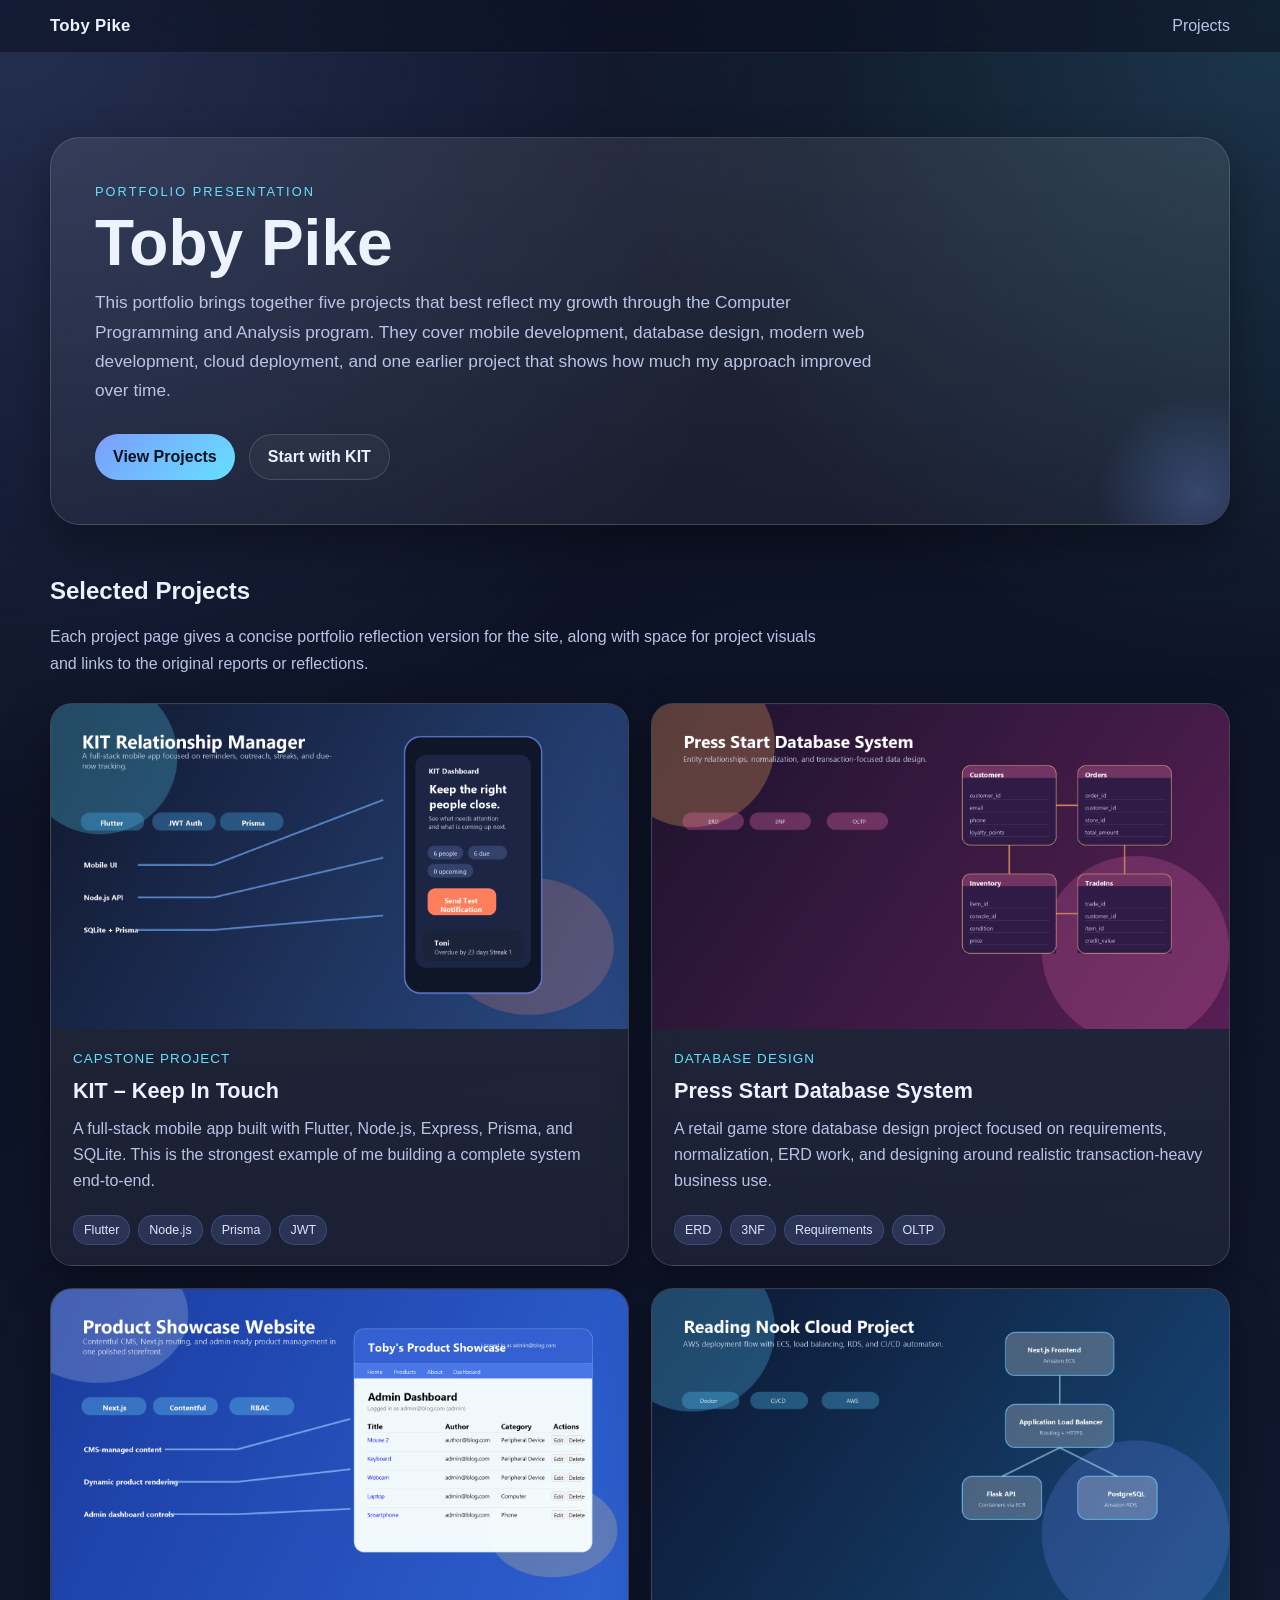
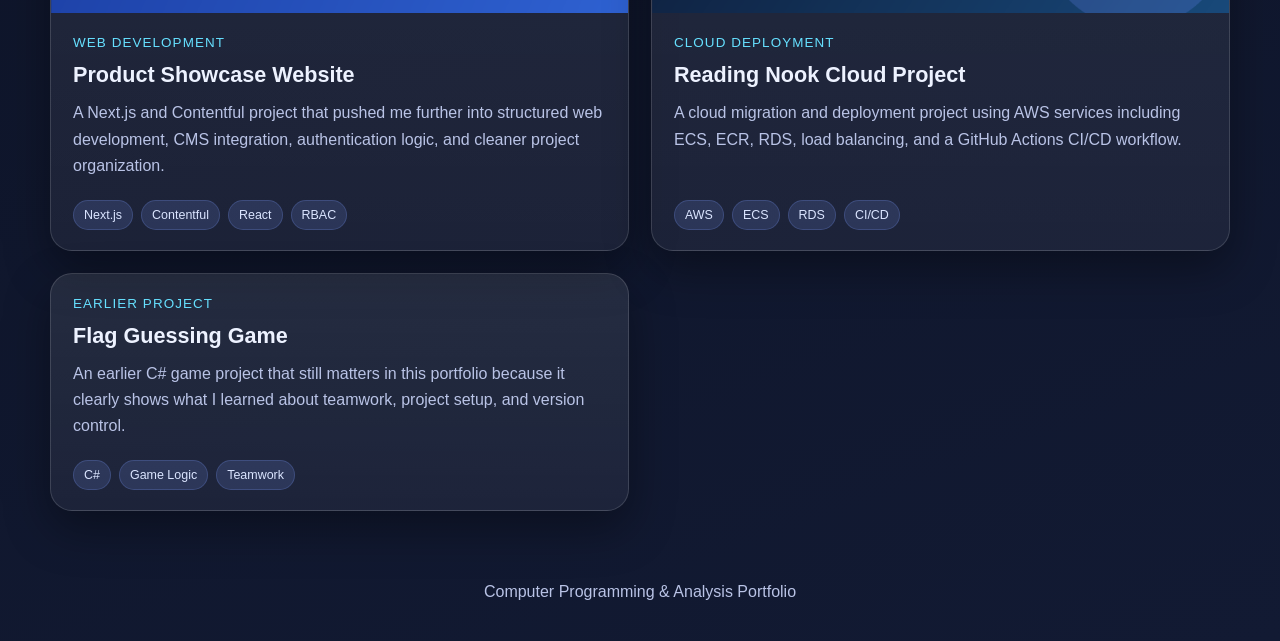
<file: index.html>
<!DOCTYPE html>
<html lang="en">
<head>
  <meta charset="UTF-8">
  <meta name="viewport" content="width=device-width, initial-scale=1.0">
  <title>Toby Pike Portfolio</title>
  <link rel="stylesheet" href="styles.css">
</head>
<body>
  <header class="site-header">
    <div class="container nav">
      <a class="brand" href="index.html">Toby Pike</a>
      <nav class="nav-links">
        <a href="index.html#projects">Projects</a>
      </nav>
    </div>
  </header>

  <main>
    <section class="hero">
      <div class="container">
        <div class="hero-card">
          <span class="eyebrow">Portfolio Presentation</span>
          <h1>Toby Pike</h1>
          <p>This portfolio brings together five projects that best reflect my growth through the Computer Programming and Analysis program. They cover mobile development, database design, modern web development, cloud deployment, and one earlier project that shows how much my approach improved over time.</p>
          <div class="hero-actions">
            <a class="button primary" href="#projects">View Projects</a>
            <a class="button secondary" href="kit.html">Start with KIT</a>
          </div>
        </div>
      </div>
    </section>

    <section id="projects" class="container">
      <h2 class="section-title">Selected Projects</h2>
      <p class="section-copy">Each project page gives a concise portfolio reflection version for the site, along with space for project visuals and links to the original reports or reflections.</p>

      <div class="grid">
        <a href="kit.html" class="card">
          <div class="thumb"><img src="images/kit-illustrated.png" alt="Illustrated KIT project thumbnail"></div>
          <div class="content">
            <div class="kicker">Capstone Project</div>
            <h3>KIT &ndash; Keep In Touch</h3>
            <p>A full-stack mobile app built with Flutter, Node.js, Express, Prisma, and SQLite. This is the strongest example of me building a complete system end-to-end.</p>
            <div class="tags">
              <span class="tag">Flutter</span><span class="tag">Node.js</span><span class="tag">Prisma</span><span class="tag">JWT</span>
            </div>
          </div>
        </a>

        <a href="pressstart.html" class="card">
          <div class="thumb"><img src="images/pressstart-erd.png" alt="Press Start ERD"></div>
          <div class="content">
            <div class="kicker">Database Design</div>
            <h3>Press Start Database System</h3>
            <p>A retail game store database design project focused on requirements, normalization, ERD work, and designing around realistic transaction-heavy business use.</p>
            <div class="tags">
              <span class="tag">ERD</span><span class="tag">3NF</span><span class="tag">Requirements</span><span class="tag">OLTP</span>
            </div>
          </div>
        </a>

        <a href="contentful.html" class="card">
          <div class="thumb"><img src="images/contentful-illustrated.png" alt="Illustrated Product Showcase project thumbnail"></div>
          <div class="content">
            <div class="kicker">Web Development</div>
            <h3>Product Showcase Website</h3>
            <p>A Next.js and Contentful project that pushed me further into structured web development, CMS integration, authentication logic, and cleaner project organization.</p>
            <div class="tags">
              <span class="tag">Next.js</span><span class="tag">Contentful</span><span class="tag">React</span><span class="tag">RBAC</span>
            </div>
          </div>
        </a>

        <a href="cloud.html" class="card">
          <div class="thumb"><img src="images/cloud-architecture.png" alt="Reading Nook cloud architecture diagram"></div>
          <div class="content">
            <div class="kicker">Cloud Deployment</div>
            <h3>Reading Nook Cloud Project</h3>
            <p>A cloud migration and deployment project using AWS services including ECS, ECR, RDS, load balancing, and a GitHub Actions CI/CD workflow.</p>
            <div class="tags">
              <span class="tag">AWS</span><span class="tag">ECS</span><span class="tag">RDS</span><span class="tag">CI/CD</span>
            </div>
          </div>
        </a>

        <a href="flag.html" class="card media-less">
          <div class="content">
            <div class="kicker">Earlier Project</div>
            <h3>Flag Guessing Game</h3>
            <p>An earlier C# game project that still matters in this portfolio because it clearly shows what I learned about teamwork, project setup, and version control.</p>
            <div class="tags">
              <span class="tag">C#</span><span class="tag">Game Logic</span><span class="tag">Teamwork</span>
            </div>
          </div>
        </a>
      </div>
    </section>
  </main>

  <footer class="site-footer">
    <div class="container">Computer Programming &amp; Analysis Portfolio</div>
  </footer>
</body>
</html>
</file>
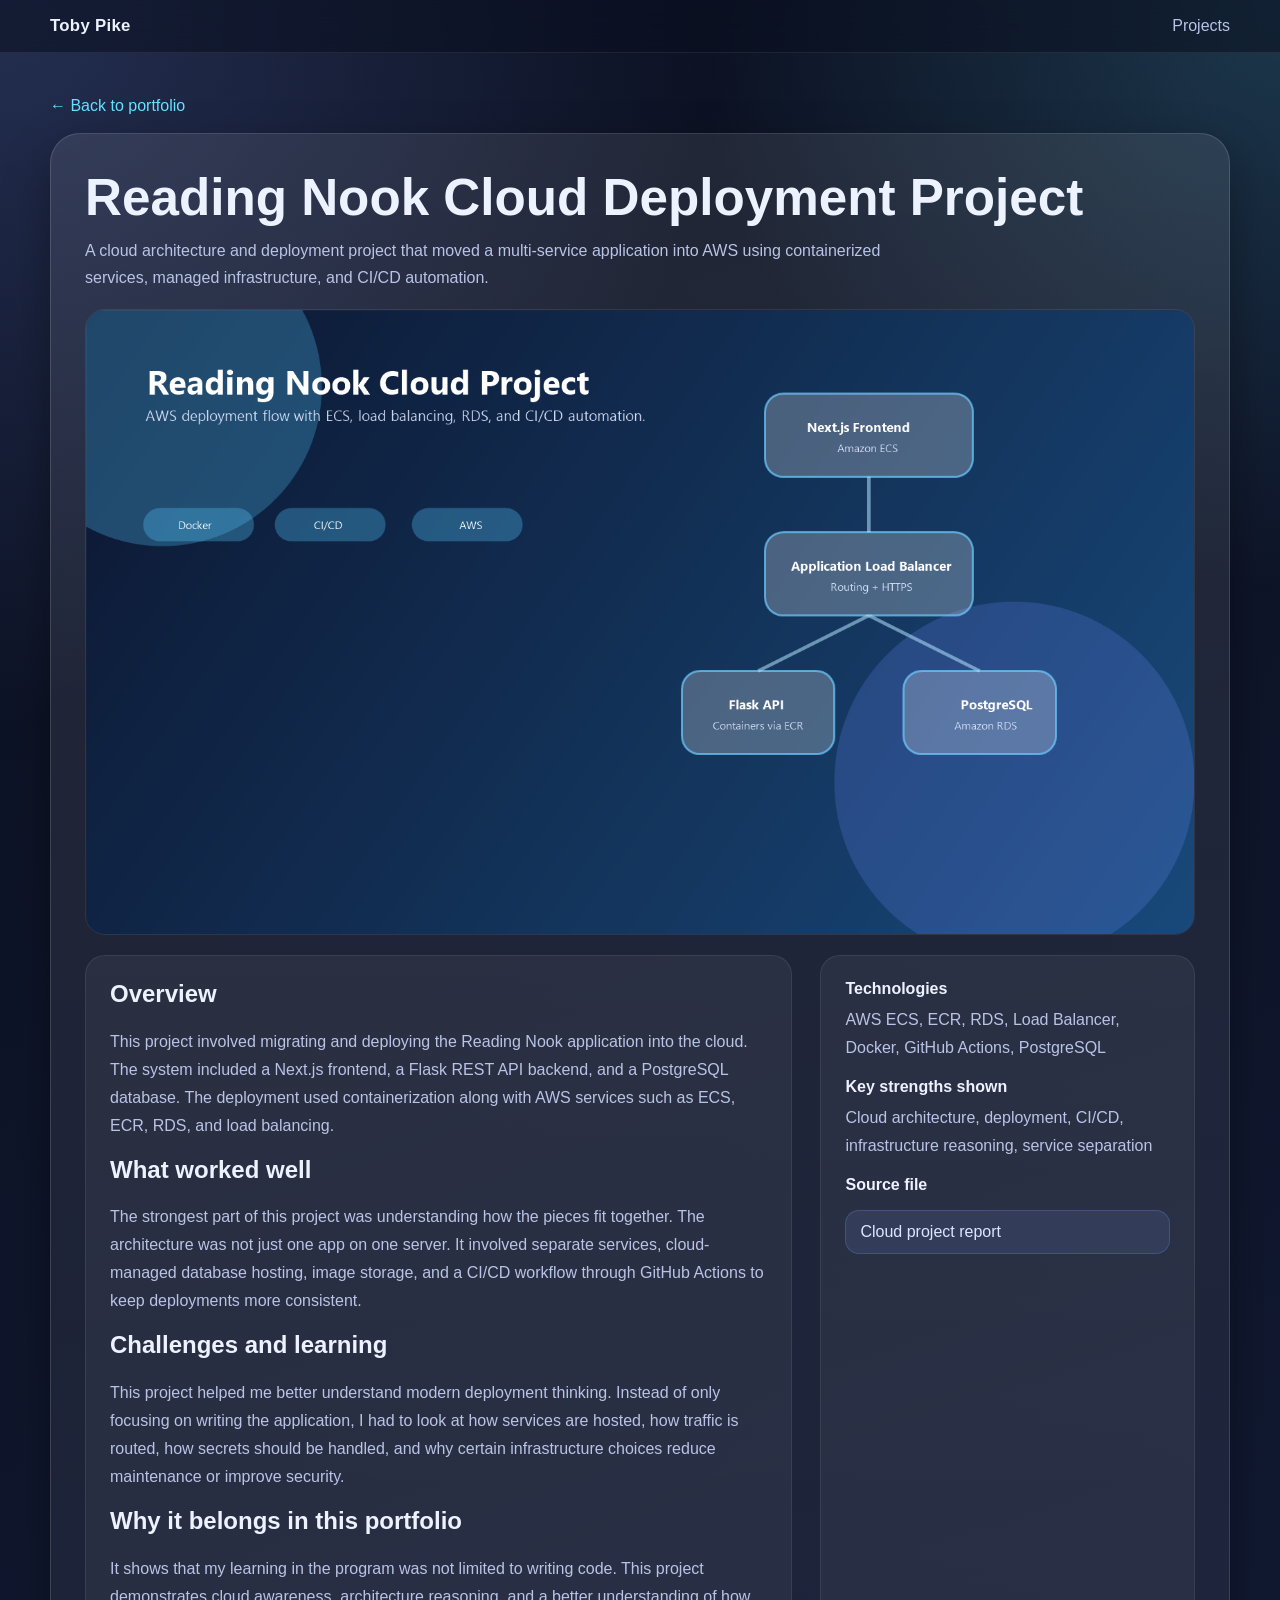
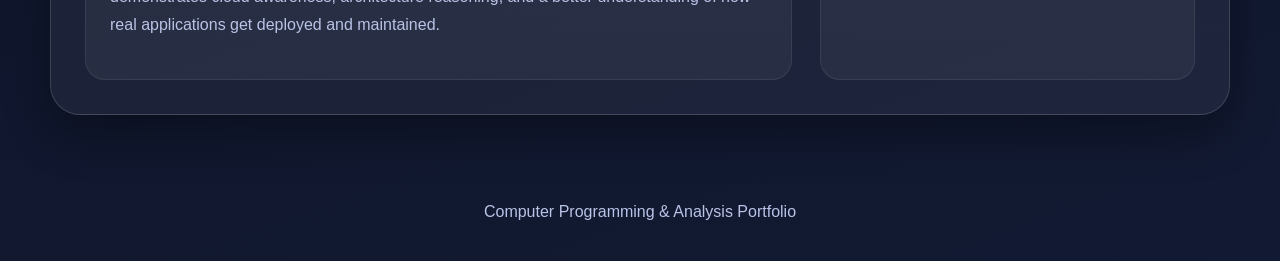
<file: cloud.html>
<!DOCTYPE html>
<html lang="en">
<head>
  <meta charset="UTF-8">
  <meta name="viewport" content="width=device-width, initial-scale=1.0">
  <title>Reading Nook Cloud Deployment Project</title>
  <link rel="stylesheet" href="styles.css">
</head>
<body>
  <header class="site-header">
    <div class="container nav">
      <a class="brand" href="index.html">Toby Pike</a>
      <nav class="nav-links">
        <a href="index.html#projects">Projects</a>
      </nav>
    </div>
  </header>

  <main class="page-wrap">
    <div class="container">
      <a href="index.html" class="back-link">&larr; Back to portfolio</a>
      <section class="project-shell">
        <div class="project-head">
          <h1>Reading Nook Cloud Deployment Project</h1>
          <p class="project-subtitle">A cloud architecture and deployment project that moved a multi-service application into AWS using containerized services, managed infrastructure, and CI/CD automation.</p>
        </div>
        <div class="hero-image"><img src="images/cloud-architecture.png" alt="Reading Nook cloud architecture diagram"></div>
        <div class="project-body">
          <section class="panel">
            <h2>Overview</h2>
            <p>This project involved migrating and deploying the Reading Nook application into the cloud. The system included a Next.js frontend, a Flask REST API backend, and a PostgreSQL database. The deployment used containerization along with AWS services such as ECS, ECR, RDS, and load balancing.</p>

            <h2>What worked well</h2>
            <p>The strongest part of this project was understanding how the pieces fit together. The architecture was not just one app on one server. It involved separate services, cloud-managed database hosting, image storage, and a CI/CD workflow through GitHub Actions to keep deployments more consistent.</p>

            <h2>Challenges and learning</h2>
            <p>This project helped me better understand modern deployment thinking. Instead of only focusing on writing the application, I had to look at how services are hosted, how traffic is routed, how secrets should be handled, and why certain infrastructure choices reduce maintenance or improve security.</p>

            <h2>Why it belongs in this portfolio</h2>
            <p>It shows that my learning in the program was not limited to writing code. This project demonstrates cloud awareness, architecture reasoning, and a better understanding of how real applications get deployed and maintained.</p>
          </section>
          <aside class="panel">
            <div class="meta-list">
              <div class="meta-block">
                <h3>Technologies</h3>
                <p>AWS ECS, ECR, RDS, Load Balancer, Docker, GitHub Actions, PostgreSQL</p>
              </div>
              <div class="meta-block">
                <h3>Key strengths shown</h3>
                <p>Cloud architecture, deployment, CI/CD, infrastructure reasoning, service separation</p>
              </div>
              <div class="meta-block">
                <h3>Source file</h3>
                <div class="file-links">
                  <a href="cloud_project_report.pdf">Cloud project report</a>
                </div>
              </div>
            </div>
          </aside>
        </div>
      </section>
    </div>
  </main>

  <footer class="site-footer">
    <div class="container">Computer Programming &amp; Analysis Portfolio</div>
  </footer>
</body>
</html>
</file>
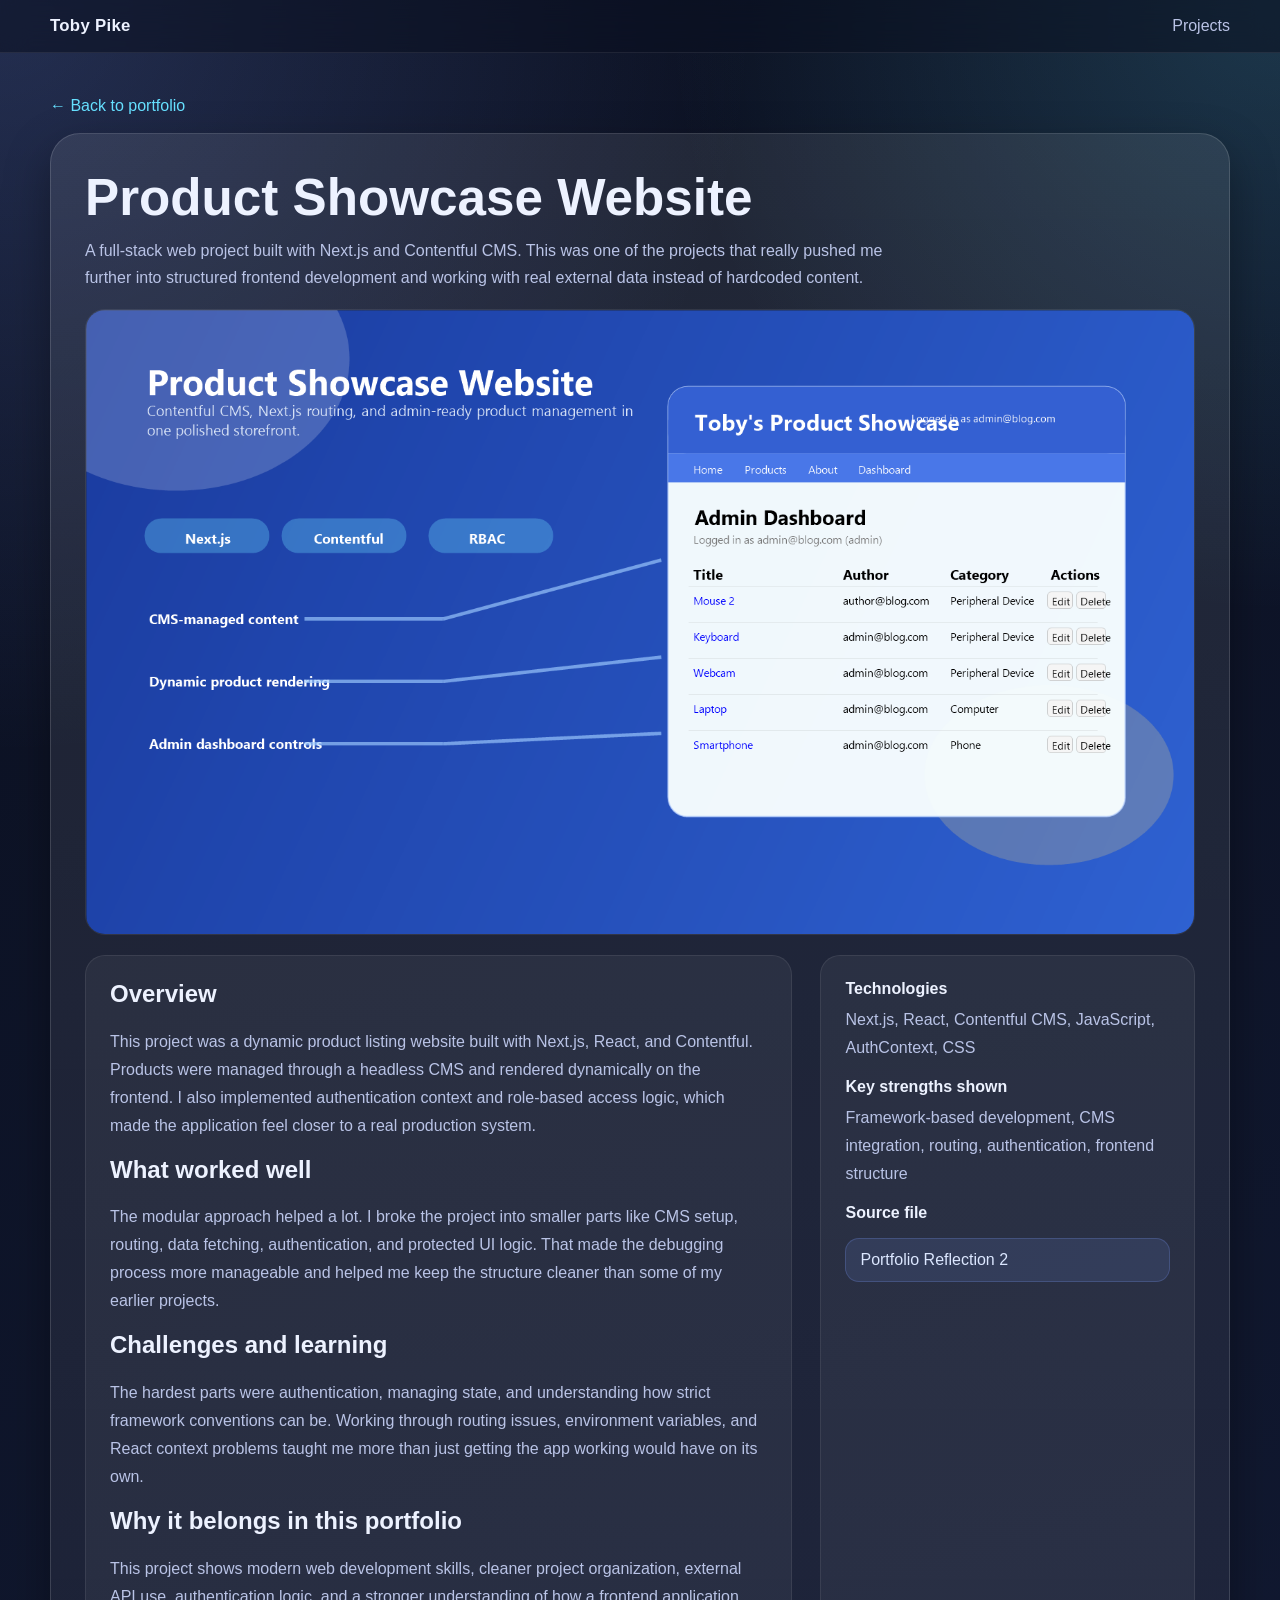
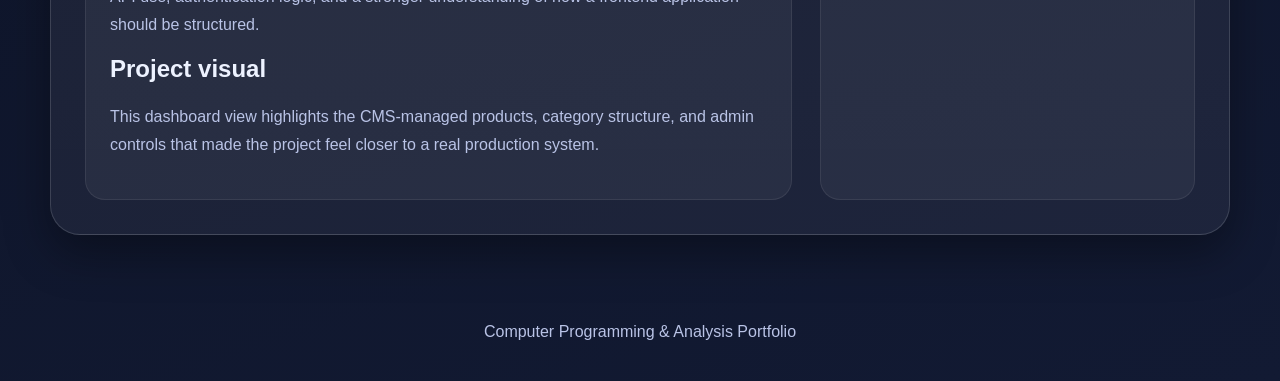
<file: contentful.html>
<!DOCTYPE html>
<html lang="en">
<head>
  <meta charset="UTF-8">
  <meta name="viewport" content="width=device-width, initial-scale=1.0">
  <title>Product Showcase Website</title>
  <link rel="stylesheet" href="styles.css">
</head>
<body>
  <header class="site-header">
    <div class="container nav">
      <a class="brand" href="index.html">Toby Pike</a>
      <nav class="nav-links">
        <a href="index.html#projects">Projects</a>
      </nav>
    </div>
  </header>

  <main class="page-wrap">
    <div class="container">
      <a href="index.html" class="back-link">&larr; Back to portfolio</a>
      <section class="project-shell">
        <div class="project-head">
          <h1>Product Showcase Website</h1>
          <p class="project-subtitle">A full-stack web project built with Next.js and Contentful CMS. This was one of the projects that really pushed me further into structured frontend development and working with real external data instead of hardcoded content.</p>
        </div>
        <div class="hero-image"><img src="images/contentful-illustrated.png" alt="Illustrated Product Showcase project thumbnail"></div>
        <div class="project-body">
          <section class="panel">
            <h2>Overview</h2>
            <p>This project was a dynamic product listing website built with Next.js, React, and Contentful. Products were managed through a headless CMS and rendered dynamically on the frontend. I also implemented authentication context and role-based access logic, which made the application feel closer to a real production system.</p>

            <h2>What worked well</h2>
            <p>The modular approach helped a lot. I broke the project into smaller parts like CMS setup, routing, data fetching, authentication, and protected UI logic. That made the debugging process more manageable and helped me keep the structure cleaner than some of my earlier projects.</p>

            <h2>Challenges and learning</h2>
            <p>The hardest parts were authentication, managing state, and understanding how strict framework conventions can be. Working through routing issues, environment variables, and React context problems taught me more than just getting the app working would have on its own.</p>

            <h2>Why it belongs in this portfolio</h2>
            <p>This project shows modern web development skills, cleaner project organization, external API use, authentication logic, and a stronger understanding of how a frontend application should be structured.</p>

            <h2>Project visual</h2>
            <p>This dashboard view highlights the CMS-managed products, category structure, and admin controls that made the project feel closer to a real production system.</p>
          </section>
          <aside class="panel">
            <div class="meta-list">
              <div class="meta-block">
                <h3>Technologies</h3>
                <p>Next.js, React, Contentful CMS, JavaScript, AuthContext, CSS</p>
              </div>
              <div class="meta-block">
                <h3>Key strengths shown</h3>
                <p>Framework-based development, CMS integration, routing, authentication, frontend structure</p>
              </div>
              <div class="meta-block">
                <h3>Source file</h3>
                <div class="file-links">
                  <a href="product_showcase_reflection.pdf">Portfolio Reflection 2</a>
                </div>
              </div>
            </div>
          </aside>
        </div>
      </section>
    </div>
  </main>

  <footer class="site-footer">
    <div class="container">Computer Programming &amp; Analysis Portfolio</div>
  </footer>
</body>
</html>
</file>
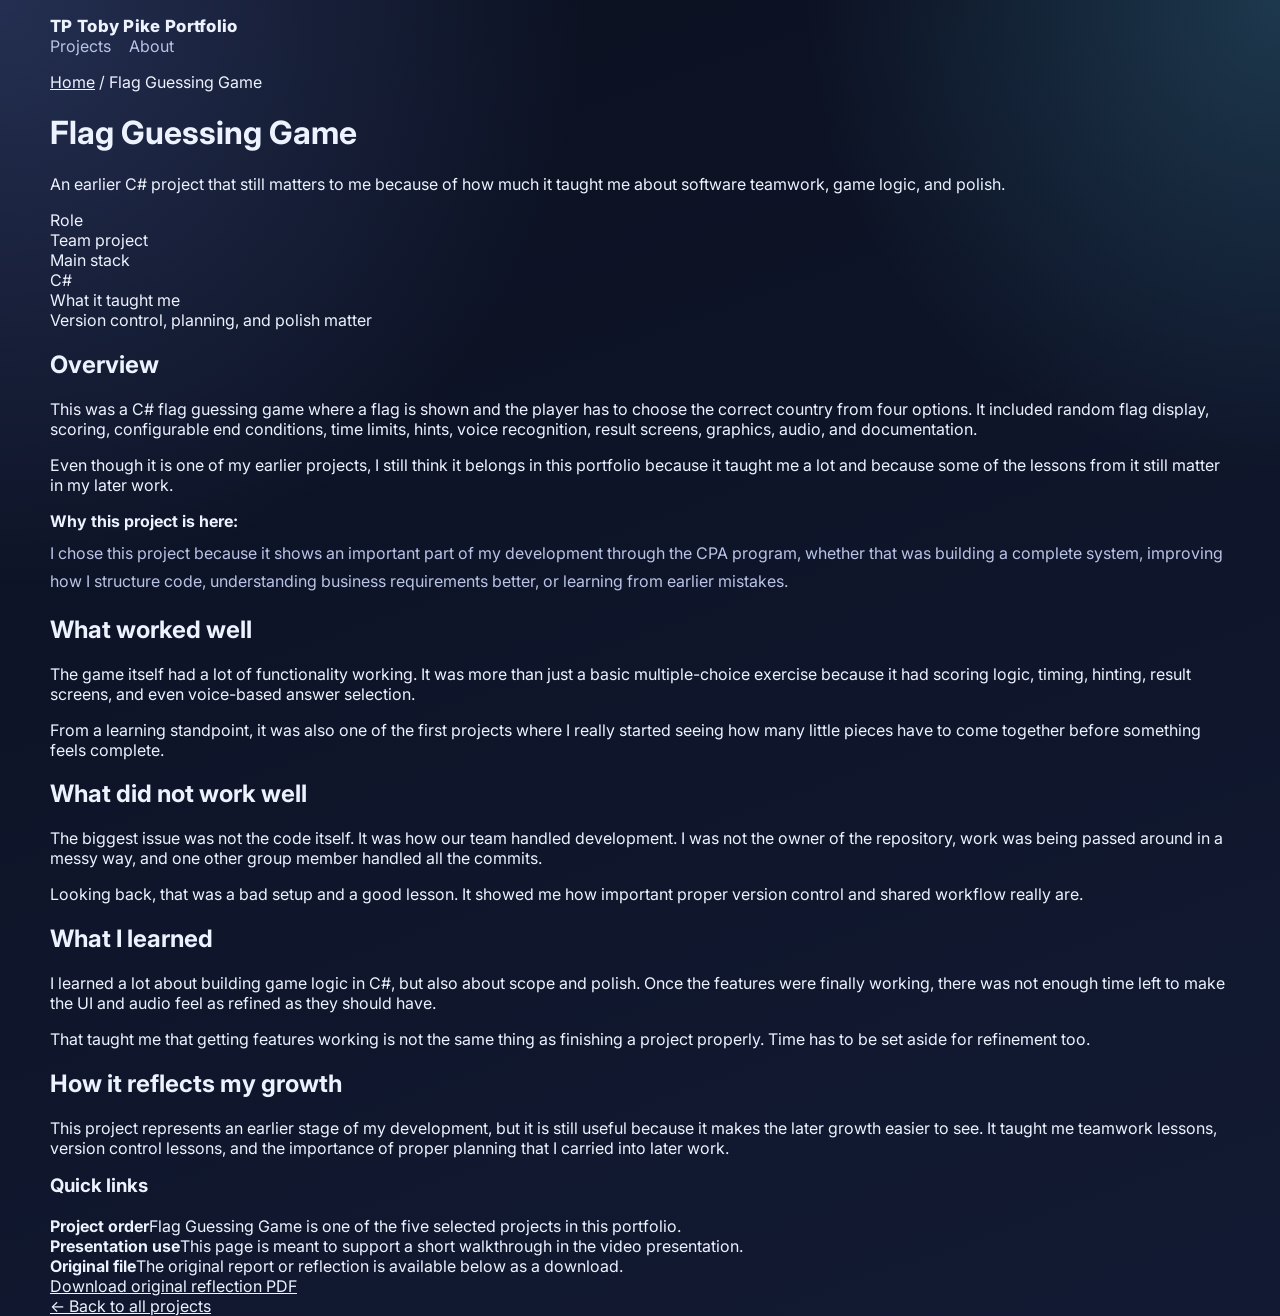
<file: flag-game.html>
<!DOCTYPE html>
<html lang="en">
<head>
  <meta charset="UTF-8">
  <meta name="viewport" content="width=device-width, initial-scale=1.0">
  <title>Flag Guessing Game</title>
  <meta name="description" content="Portfolio of five projects by Toby Pike">
  <link rel="preconnect" href="https://fonts.googleapis.com">
  <link rel="preconnect" href="https://fonts.gstatic.com" crossorigin>
  <link href="https://fonts.googleapis.com/css2?family=Inter:wght@400;500;600;700;800&display=swap" rel="stylesheet">
  <link rel="stylesheet" href="styles.css">
</head>
<body class="accent-early">
  <nav class="nav">
    <div class="container nav-inner">
      <a class="brand" href="index.html">
        <span class="brand-mark">TP</span>
        <span>Toby Pike Portfolio</span>
      </a>
      <div class="nav-links">
        <a href="index.html#projects">Projects</a>
        <a href="index.html#about">About</a>
      </div>
    </div>
  </nav>
  
  <header class="page-hero">
    <div class="container">
      <div class="breadcrumb"><a href="index.html">Home</a> / Flag Guessing Game</div>
      <h1 class="page-title">Flag Guessing Game</h1>
      <p class="page-subtitle">An earlier C# project that still matters to me because of how much it taught me about software teamwork, game logic, and polish.</p>
      <div class="highlight-bar">
        <div class="highlight"><div class="label">Role</div><div class="value">Team project</div></div><div class="highlight"><div class="label">Main stack</div><div class="value">C#</div></div><div class="highlight"><div class="label">What it taught me</div><div class="value">Version control, planning, and polish matter</div></div>
      </div>
    </div>
  </header>

  <main class="container page-layout">
    <article class="content-panel">
      <h2>Overview</h2>
      <p>This was a C# flag guessing game where a flag is shown and the player has to choose the correct country from four options. It included random flag display, scoring, configurable end conditions, time limits, hints, voice recognition, result screens, graphics, audio, and documentation.</p><p>Even though it is one of my earlier projects, I still think it belongs in this portfolio because it taught me a lot and because some of the lessons from it still matter in my later work.</p>
      <div class="callout">
        <strong>Why this project is here:</strong>
        <div style="margin-top:8px;color:var(--muted);line-height:1.75">I chose this project because it shows an important part of my development through the CPA program, whether that was building a complete system, improving how I structure code, understanding business requirements better, or learning from earlier mistakes.</div>
      </div>
      <h2>What worked well</h2><p>The game itself had a lot of functionality working. It was more than just a basic multiple-choice exercise because it had scoring logic, timing, hinting, result screens, and even voice-based answer selection.</p><p>From a learning standpoint, it was also one of the first projects where I really started seeing how many little pieces have to come together before something feels complete.</p><h2>What did not work well</h2><p>The biggest issue was not the code itself. It was how our team handled development. I was not the owner of the repository, work was being passed around in a messy way, and one other group member handled all the commits.</p><p>Looking back, that was a bad setup and a good lesson. It showed me how important proper version control and shared workflow really are.</p><h2>What I learned</h2><p>I learned a lot about building game logic in C#, but also about scope and polish. Once the features were finally working, there was not enough time left to make the UI and audio feel as refined as they should have.</p><p>That taught me that getting features working is not the same thing as finishing a project properly. Time has to be set aside for refinement too.</p><h2>How it reflects my growth</h2><p>This project represents an earlier stage of my development, but it is still useful because it makes the later growth easier to see. It taught me teamwork lessons, version control lessons, and the importance of proper planning that I carried into later work.</p>
    </article>

    <aside class="side-panel">
      <h3 style="margin-top:0">Quick links</h3>
      <div class="quick-list">
        <div class="quick-item"><strong>Project order</strong>Flag Guessing Game is one of the five selected projects in this portfolio.</div>
        <div class="quick-item"><strong>Presentation use</strong>This page is meant to support a short walkthrough in the video presentation.</div>
        <div class="quick-item"><strong>Original file</strong>The original report or reflection is available below as a download.</div>
      </div>
      <div class="downloads">
        <a href="flag_game_reflection.pdf" download>Download original reflection PDF</a>
      </div>
      <a class="return-link" href="index.html#projects">&larr; Back to all projects</a>
    </aside>
  </main>
</body>
</html>
</file>
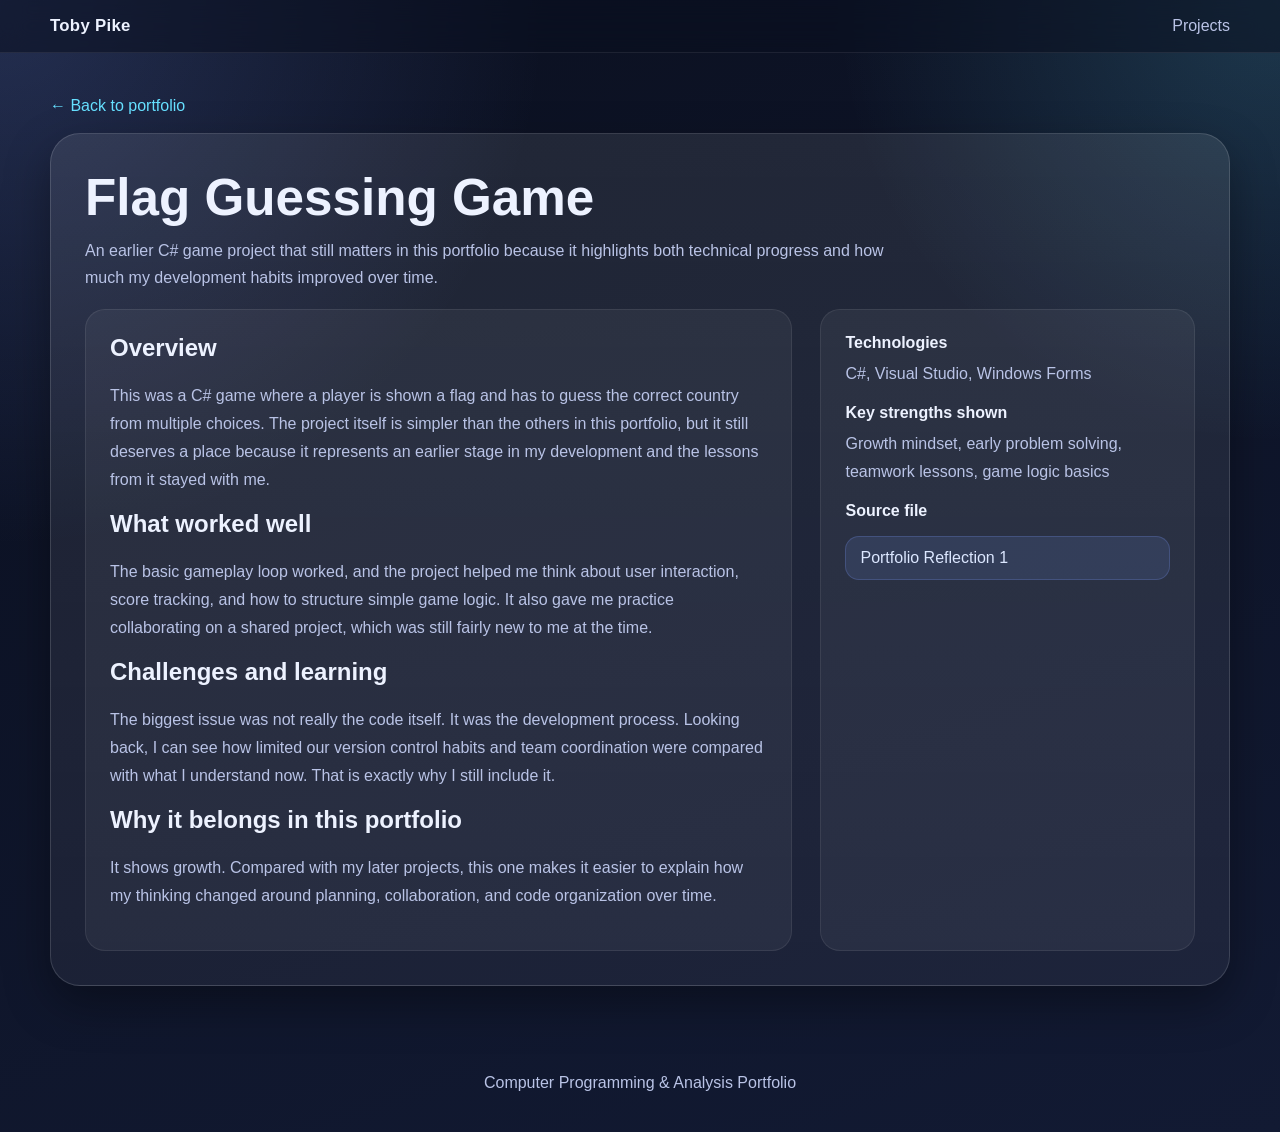
<file: flag.html>
<!DOCTYPE html>
<html lang="en">
<head>
  <meta charset="UTF-8">
  <meta name="viewport" content="width=device-width, initial-scale=1.0">
  <title>Flag Guessing Game</title>
  <link rel="stylesheet" href="styles.css">
</head>
<body>
  <header class="site-header">
    <div class="container nav">
      <a class="brand" href="index.html">Toby Pike</a>
      <nav class="nav-links">
        <a href="index.html#projects">Projects</a>
      </nav>
    </div>
  </header>

  <main class="page-wrap">
    <div class="container">
      <a href="index.html" class="back-link">&larr; Back to portfolio</a>
      <section class="project-shell">
        <div class="project-head">
          <h1>Flag Guessing Game</h1>
          <p class="project-subtitle">An earlier C# game project that still matters in this portfolio because it highlights both technical progress and how much my development habits improved over time.</p>
        </div>
        <div class="project-body">
          <section class="panel">
            <h2>Overview</h2>
            <p>This was a C# game where a player is shown a flag and has to guess the correct country from multiple choices. The project itself is simpler than the others in this portfolio, but it still deserves a place because it represents an earlier stage in my development and the lessons from it stayed with me.</p>

            <h2>What worked well</h2>
            <p>The basic gameplay loop worked, and the project helped me think about user interaction, score tracking, and how to structure simple game logic. It also gave me practice collaborating on a shared project, which was still fairly new to me at the time.</p>

            <h2>Challenges and learning</h2>
            <p>The biggest issue was not really the code itself. It was the development process. Looking back, I can see how limited our version control habits and team coordination were compared with what I understand now. That is exactly why I still include it.</p>

            <h2>Why it belongs in this portfolio</h2>
            <p>It shows growth. Compared with my later projects, this one makes it easier to explain how my thinking changed around planning, collaboration, and code organization over time.</p>
          </section>
          <aside class="panel">
            <div class="meta-list">
              <div class="meta-block">
                <h3>Technologies</h3>
                <p>C#, Visual Studio, Windows Forms</p>
              </div>
              <div class="meta-block">
                <h3>Key strengths shown</h3>
                <p>Growth mindset, early problem solving, teamwork lessons, game logic basics</p>
              </div>
              <div class="meta-block">
                <h3>Source file</h3>
                <div class="file-links">
                  <a href="flag_game_reflection.pdf">Portfolio Reflection 1</a>
                </div>
              </div>
            </div>
          </aside>
        </div>
      </section>
    </div>
  </main>

  <footer class="site-footer">
    <div class="container">Computer Programming &amp; Analysis Portfolio</div>
  </footer>
</body>
</html>
</file>
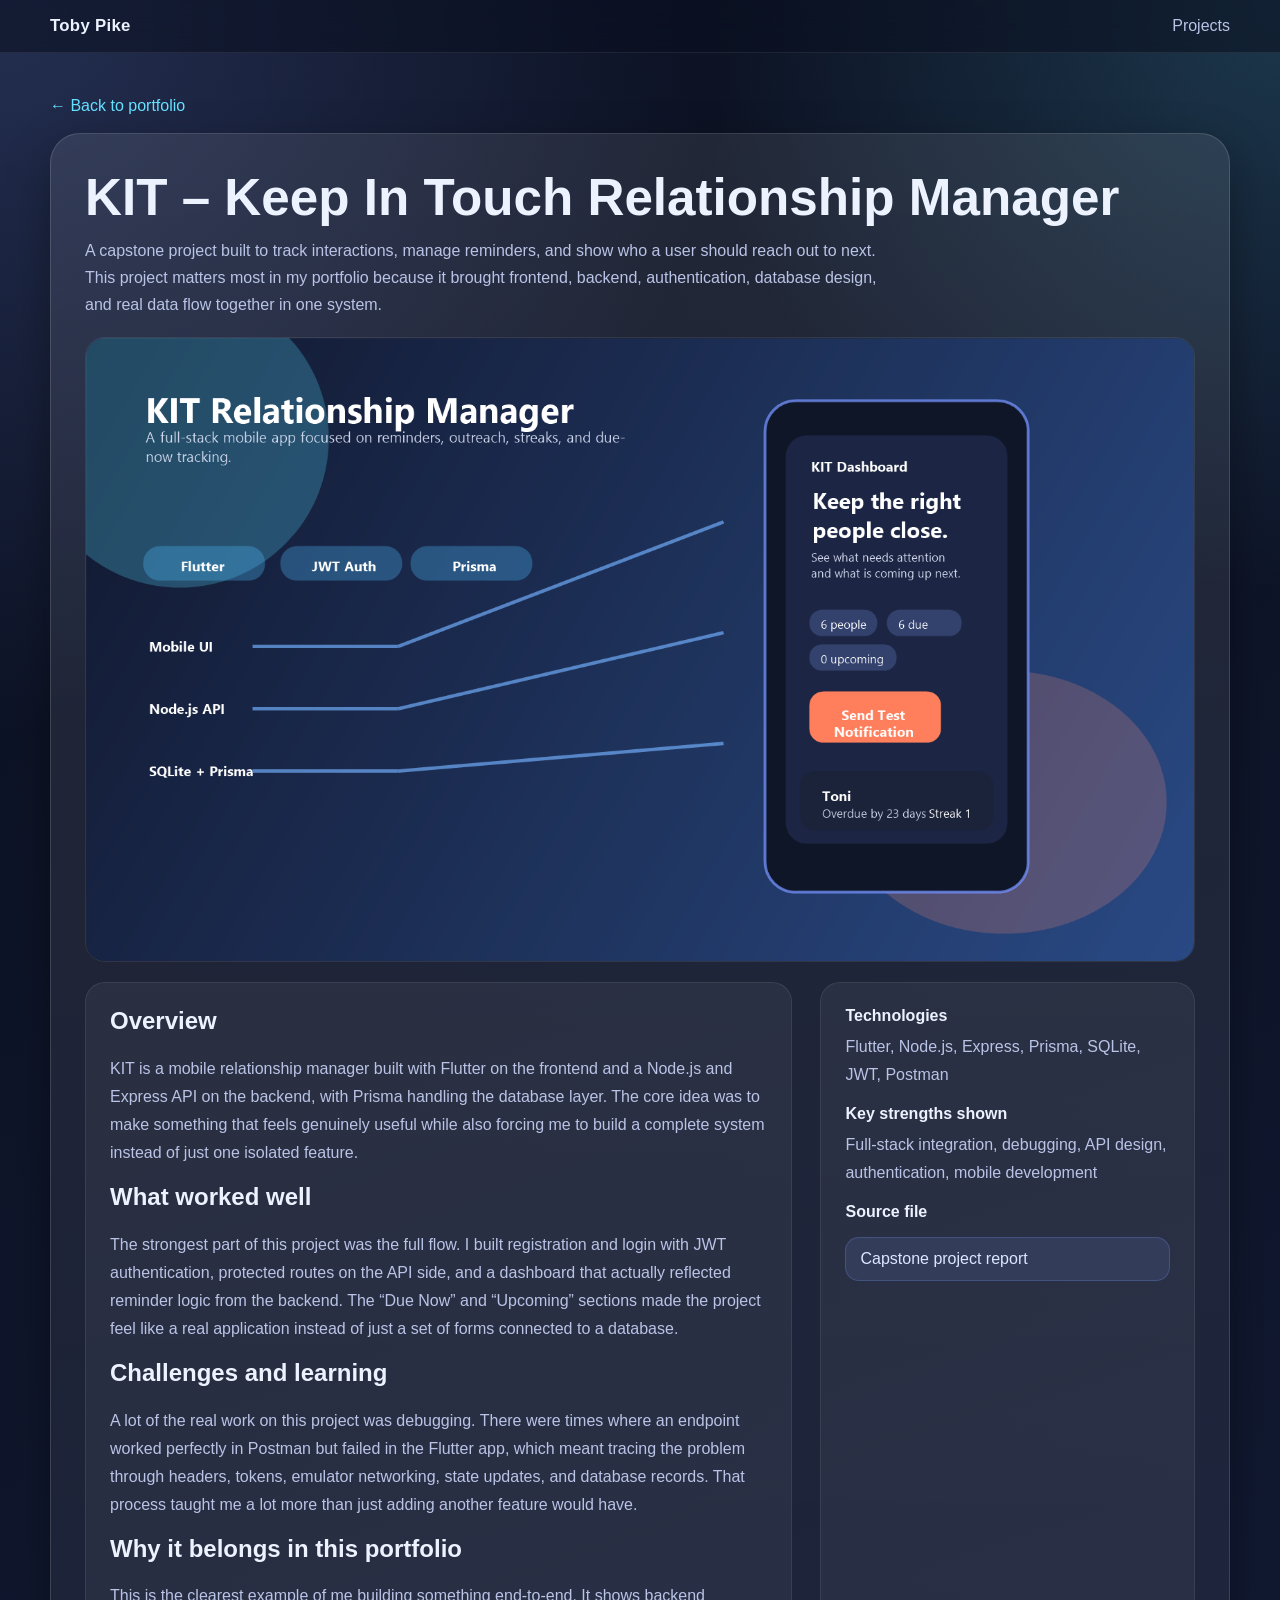
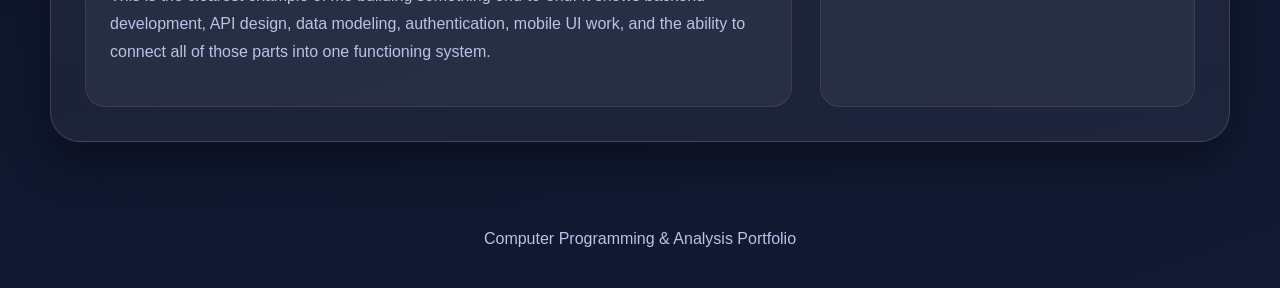
<file: kit.html>
<!DOCTYPE html>
<html lang="en">
<head>
  <meta charset="UTF-8">
  <meta name="viewport" content="width=device-width, initial-scale=1.0">
  <title>KIT &ndash; Keep In Touch Relationship Manager</title>
  <link rel="stylesheet" href="styles.css">
</head>
<body>
  <header class="site-header">
    <div class="container nav">
      <a class="brand" href="index.html">Toby Pike</a>
      <nav class="nav-links">
        <a href="index.html#projects">Projects</a>
      </nav>
    </div>
  </header>

  <main class="page-wrap">
    <div class="container">
      <a href="index.html" class="back-link">&larr; Back to portfolio</a>
      <section class="project-shell">
        <div class="project-head">
          <h1>KIT &ndash; Keep In Touch Relationship Manager</h1>
          <p class="project-subtitle">A capstone project built to track interactions, manage reminders, and show who a user should reach out to next. This project matters most in my portfolio because it brought frontend, backend, authentication, database design, and real data flow together in one system.</p>
        </div>
        <div class="hero-image"><img src="images/kit-illustrated.png" alt="Illustrated KIT project thumbnail"></div>
        <div class="project-body">
          <section class="panel">
            <h2>Overview</h2>
            <p>KIT is a mobile relationship manager built with Flutter on the frontend and a Node.js and Express API on the backend, with Prisma handling the database layer. The core idea was to make something that feels genuinely useful while also forcing me to build a complete system instead of just one isolated feature.</p>

            <h2>What worked well</h2>
            <p>The strongest part of this project was the full flow. I built registration and login with JWT authentication, protected routes on the API side, and a dashboard that actually reflected reminder logic from the backend. The &ldquo;Due Now&rdquo; and &ldquo;Upcoming&rdquo; sections made the project feel like a real application instead of just a set of forms connected to a database.</p>

            <h2>Challenges and learning</h2>
            <p>A lot of the real work on this project was debugging. There were times where an endpoint worked perfectly in Postman but failed in the Flutter app, which meant tracing the problem through headers, tokens, emulator networking, state updates, and database records. That process taught me a lot more than just adding another feature would have.</p>

            <h2>Why it belongs in this portfolio</h2>
            <p>This is the clearest example of me building something end-to-end. It shows backend development, API design, data modeling, authentication, mobile UI work, and the ability to connect all of those parts into one functioning system.</p>
          </section>
          <aside class="panel">
            <div class="meta-list">
              <div class="meta-block">
                <h3>Technologies</h3>
                <p>Flutter, Node.js, Express, Prisma, SQLite, JWT, Postman</p>
              </div>
              <div class="meta-block">
                <h3>Key strengths shown</h3>
                <p>Full-stack integration, debugging, API design, authentication, mobile development</p>
              </div>
              <div class="meta-block">
                <h3>Source file</h3>
                <div class="file-links">
                  <a href="kit_report.pdf">Capstone project report</a>
                </div>
              </div>
            </div>
          </aside>
        </div>
      </section>
    </div>
  </main>

  <footer class="site-footer">
    <div class="container">Computer Programming &amp; Analysis Portfolio</div>
  </footer>
</body>
</html>
</file>
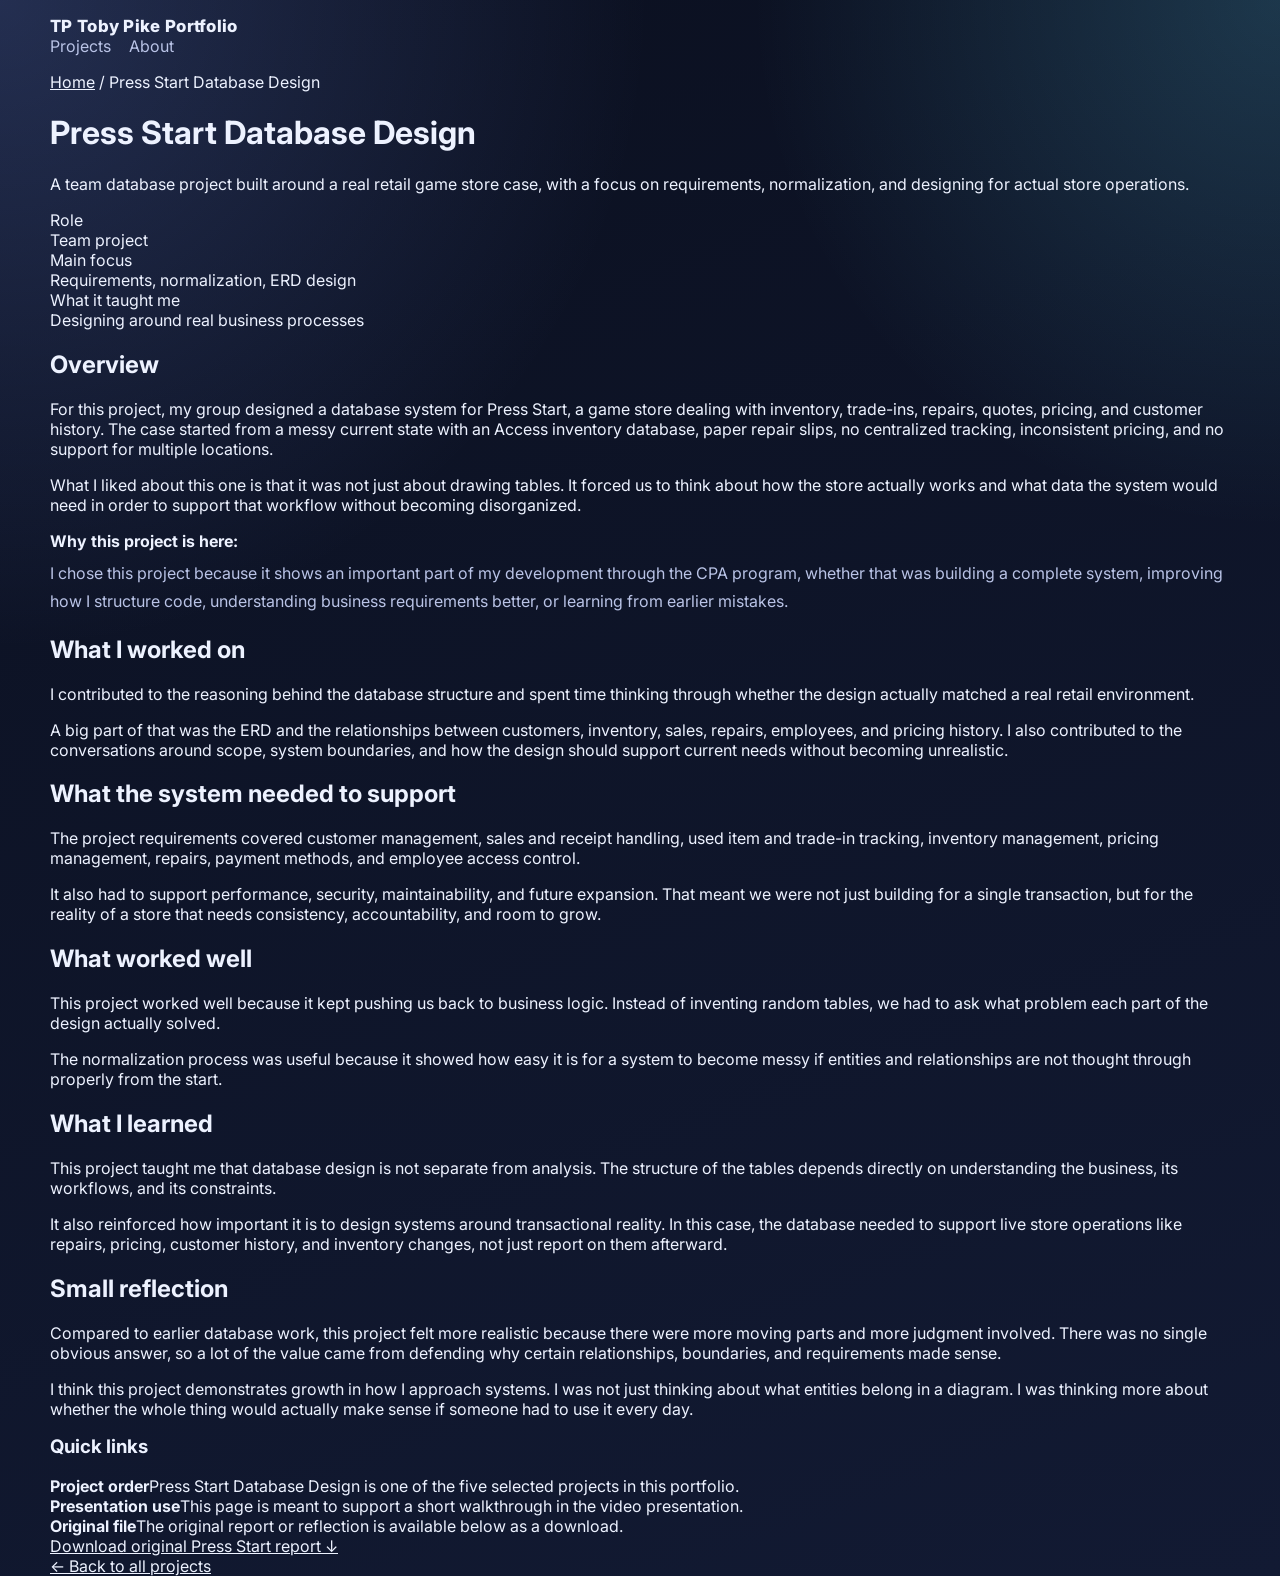
<file: press-start.html>
<!DOCTYPE html>
<html lang="en">
<head>
  <meta charset="UTF-8">
  <meta name="viewport" content="width=device-width, initial-scale=1.0">
  <title>Press Start Database Design</title>
  <meta name="description" content="Portfolio of five projects by Toby Pike">
  <link rel="preconnect" href="https://fonts.googleapis.com">
  <link rel="preconnect" href="https://fonts.gstatic.com" crossorigin>
  <link href="https://fonts.googleapis.com/css2?family=Inter:wght@400;500;600;700;800&display=swap" rel="stylesheet">
  <link rel="stylesheet" href="styles.css">
</head>
<body class="accent-database">
  <nav class="nav">
    <div class="container nav-inner">
      <a class="brand" href="index.html">
        <span class="brand-mark">TP</span>
        <span>Toby Pike Portfolio</span>
      </a>
      <div class="nav-links">
        <a href="index.html#projects">Projects</a>
        <a href="index.html#about">About</a>
      </div>
    </div>
  </nav>
  
    <header class="page-hero">
      <div class="container">
        <div class="breadcrumb"><a href="index.html">Home</a> / Press Start Database Design</div>
        <h1 class="page-title">Press Start Database Design</h1>
        <p class="page-subtitle">A team database project built around a real retail game store case, with a focus on requirements, normalization, and designing for actual store operations.</p>
        <div class="highlight-bar">
          <div class="highlight"><div class="label">Role</div><div class="value">Team project</div></div><div class="highlight"><div class="label">Main focus</div><div class="value">Requirements, normalization, ERD design</div></div><div class="highlight"><div class="label">What it taught me</div><div class="value">Designing around real business processes</div></div>
        </div>
      </div>
    </header>

    <main class="container page-layout">
      <article class="content-panel">
        <h2>Overview</h2>
        <p>For this project, my group designed a database system for Press Start, a game store dealing with inventory, trade-ins, repairs, quotes, pricing, and customer history. The case started from a messy current state with an Access inventory database, paper repair slips, no centralized tracking, inconsistent pricing, and no support for multiple locations.</p><p>What I liked about this one is that it was not just about drawing tables. It forced us to think about how the store actually works and what data the system would need in order to support that workflow without becoming disorganized.</p>
        <div class="callout">
          <strong>Why this project is here:</strong>
          <div style="margin-top:8px;color:var(--muted);line-height:1.75">I chose this project because it shows an important part of my development through the CPA program, whether that was building a complete system, improving how I structure code, understanding business requirements better, or learning from earlier mistakes.</div>
        </div>
        <h2>What I worked on</h2><p>I contributed to the reasoning behind the database structure and spent time thinking through whether the design actually matched a real retail environment.</p><p>A big part of that was the ERD and the relationships between customers, inventory, sales, repairs, employees, and pricing history. I also contributed to the conversations around scope, system boundaries, and how the design should support current needs without becoming unrealistic.</p><h2>What the system needed to support</h2><p>The project requirements covered customer management, sales and receipt handling, used item and trade-in tracking, inventory management, pricing management, repairs, payment methods, and employee access control.</p><p>It also had to support performance, security, maintainability, and future expansion. That meant we were not just building for a single transaction, but for the reality of a store that needs consistency, accountability, and room to grow.</p><h2>What worked well</h2><p>This project worked well because it kept pushing us back to business logic. Instead of inventing random tables, we had to ask what problem each part of the design actually solved.</p><p>The normalization process was useful because it showed how easy it is for a system to become messy if entities and relationships are not thought through properly from the start.</p><h2>What I learned</h2><p>This project taught me that database design is not separate from analysis. The structure of the tables depends directly on understanding the business, its workflows, and its constraints.</p><p>It also reinforced how important it is to design systems around transactional reality. In this case, the database needed to support live store operations like repairs, pricing, customer history, and inventory changes, not just report on them afterward.</p><h2>Small reflection</h2><p>Compared to earlier database work, this project felt more realistic because there were more moving parts and more judgment involved. There was no single obvious answer, so a lot of the value came from defending why certain relationships, boundaries, and requirements made sense.</p><p>I think this project demonstrates growth in how I approach systems. I was not just thinking about what entities belong in a diagram. I was thinking more about whether the whole thing would actually make sense if someone had to use it every day.</p>
      </article>

      <aside class="side-panel">
        <h3 style="margin-top:0">Quick links</h3>
        <div class="quick-list">
          <div class="quick-item"><strong>Project order</strong>Press Start Database Design is one of the five selected projects in this portfolio.</div>
          <div class="quick-item"><strong>Presentation use</strong>This page is meant to support a short walkthrough in the video presentation.</div>
          <div class="quick-item"><strong>Original file</strong>The original report or reflection is available below as a download.</div>
        </div>
        <div class="downloads">
          <a href="press_start_report.pdf" download>Download original Press Start report ↓</a>
        </div>
        <a class="return-link" href="index.html#projects">← Back to all projects</a>
      </aside>
    </main>
    
</body>
</html>
</file>
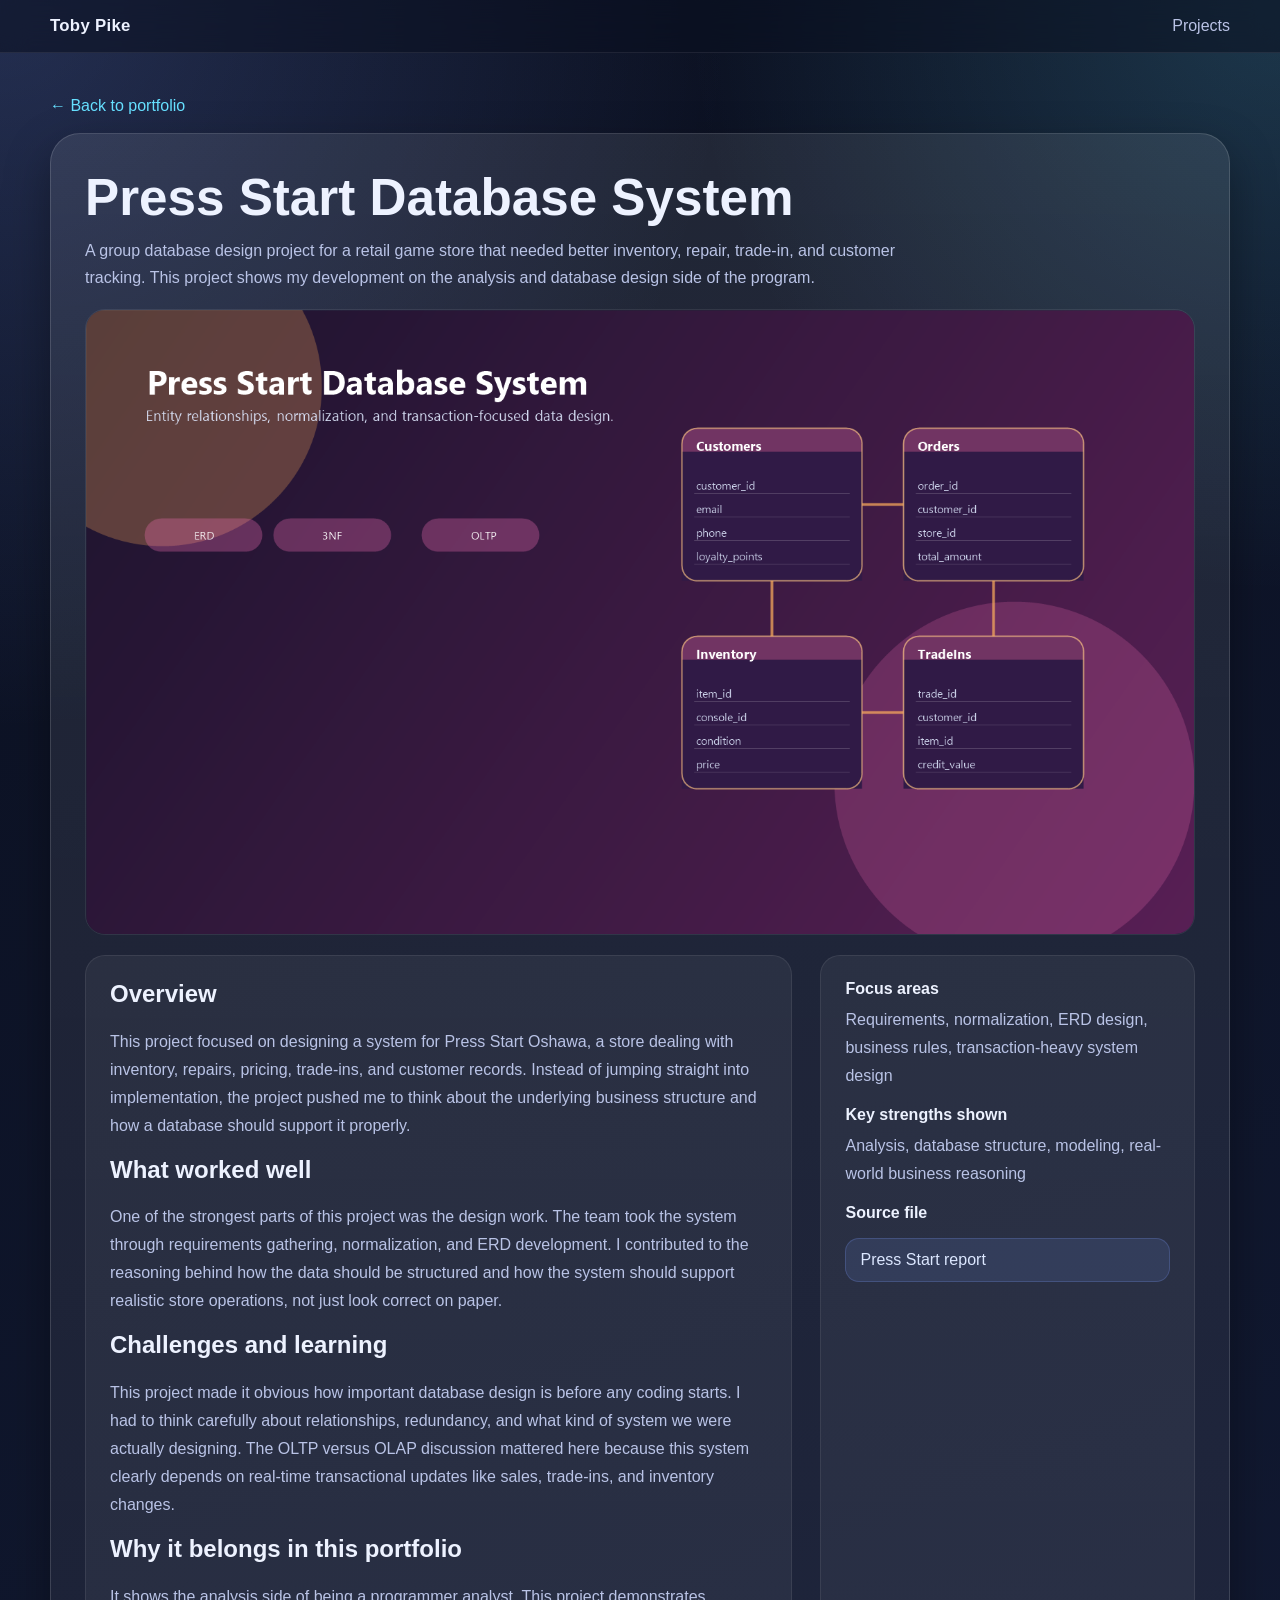
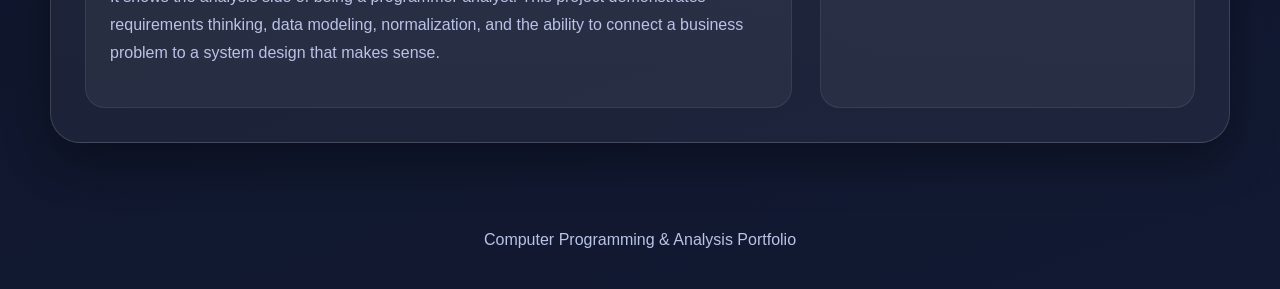
<file: pressstart.html>
<!DOCTYPE html>
<html lang="en">
<head>
  <meta charset="UTF-8">
  <meta name="viewport" content="width=device-width, initial-scale=1.0">
  <title>Press Start Database System</title>
  <link rel="stylesheet" href="styles.css">
</head>
<body>
  <header class="site-header">
    <div class="container nav">
      <a class="brand" href="index.html">Toby Pike</a>
      <nav class="nav-links">
        <a href="index.html#projects">Projects</a>
      </nav>
    </div>
  </header>

  <main class="page-wrap">
    <div class="container">
      <a href="index.html" class="back-link">&larr; Back to portfolio</a>
      <section class="project-shell">
        <div class="project-head">
          <h1>Press Start Database System</h1>
          <p class="project-subtitle">A group database design project for a retail game store that needed better inventory, repair, trade-in, and customer tracking. This project shows my development on the analysis and database design side of the program.</p>
        </div>
        <div class="hero-image"><img src="images/pressstart-erd.png" alt="Press Start ERD screenshot"></div>
        <div class="project-body">
          <section class="panel">
            <h2>Overview</h2>
            <p>This project focused on designing a system for Press Start Oshawa, a store dealing with inventory, repairs, pricing, trade-ins, and customer records. Instead of jumping straight into implementation, the project pushed me to think about the underlying business structure and how a database should support it properly.</p>

            <h2>What worked well</h2>
            <p>One of the strongest parts of this project was the design work. The team took the system through requirements gathering, normalization, and ERD development. I contributed to the reasoning behind how the data should be structured and how the system should support realistic store operations, not just look correct on paper.</p>

            <h2>Challenges and learning</h2>
            <p>This project made it obvious how important database design is before any coding starts. I had to think carefully about relationships, redundancy, and what kind of system we were actually designing. The OLTP versus OLAP discussion mattered here because this system clearly depends on real-time transactional updates like sales, trade-ins, and inventory changes.</p>

            <h2>Why it belongs in this portfolio</h2>
            <p>It shows the analysis side of being a programmer analyst. This project demonstrates requirements thinking, data modeling, normalization, and the ability to connect a business problem to a system design that makes sense.</p>
          </section>
          <aside class="panel">
            <div class="meta-list">
              <div class="meta-block">
                <h3>Focus areas</h3>
                <p>Requirements, normalization, ERD design, business rules, transaction-heavy system design</p>
              </div>
              <div class="meta-block">
                <h3>Key strengths shown</h3>
                <p>Analysis, database structure, modeling, real-world business reasoning</p>
              </div>
              <div class="meta-block">
                <h3>Source file</h3>
                <div class="file-links">
                  <a href="press_start_report.pdf">Press Start report</a>
                </div>
              </div>
            </div>
          </aside>
        </div>
      </section>
    </div>
  </main>

  <footer class="site-footer">
    <div class="container">Computer Programming &amp; Analysis Portfolio</div>
  </footer>
</body>
</html>
</file>
<file: styles.css>
:root{
  --bg:#0b1020;
  --bg2:#121a33;
  --panel:rgba(255,255,255,0.08);
  --panel-strong:rgba(255,255,255,0.11);
  --border:rgba(255,255,255,0.14);
  --text:#edf2ff;
  --muted:#b9c3e6;
  --accent:#7c9cff;
  --accent2:#66e0ff;
  --shadow:0 18px 45px rgba(0,0,0,0.35);
  --radius:22px;
  --max:1180px;
}
*{box-sizing:border-box}
html{scroll-behavior:smooth}
body{
  margin:0;
  font-family:Inter,Segoe UI,Arial,sans-serif;
  color:var(--text);
  background:
    radial-gradient(circle at top left, rgba(124,156,255,0.22), transparent 32%),
    radial-gradient(circle at top right, rgba(102,224,255,0.18), transparent 26%),
    linear-gradient(160deg, var(--bg) 0%, var(--bg2) 100%);
  min-height:100vh;
}
a{color:inherit}
.container{
  width:min(var(--max), calc(100% - 40px));
  margin:0 auto;
}
.site-header{
  position:sticky;
  top:0;
  z-index:20;
  backdrop-filter: blur(14px);
  background:rgba(10,16,32,0.55);
  border-bottom:1px solid rgba(255,255,255,0.08);
}
.nav{
  display:flex;
  align-items:center;
  justify-content:space-between;
  gap:16px;
  padding:16px 0;
}
.brand{
  font-weight:800;
  letter-spacing:0.3px;
  text-decoration:none;
  font-size:1.05rem;
}
.nav-links{
  display:flex;
  gap:18px;
  flex-wrap:wrap;
}
.nav-links a{
  text-decoration:none;
  color:var(--muted);
}
.nav-links a:hover{color:var(--text)}
.hero{
  padding:84px 0 34px;
}
.hero-card{
  background:linear-gradient(180deg, rgba(255,255,255,0.09), rgba(255,255,255,0.05));
  border:1px solid var(--border);
  border-radius:30px;
  box-shadow:var(--shadow);
  padding:44px;
  position:relative;
  overflow:hidden;
}
.hero-card::after{
  content:"";
  position:absolute;
  inset:auto -80px -80px auto;
  width:220px;
  height:220px;
  background:radial-gradient(circle, rgba(124,156,255,0.26), transparent 65%);
  pointer-events:none;
}
.eyebrow{
  display:inline-block;
  font-size:0.8rem;
  text-transform:uppercase;
  letter-spacing:0.16em;
  color:var(--accent2);
  margin-bottom:12px;
}
.hero h1{
  margin:0 0 12px;
  font-size:clamp(2.3rem, 5vw, 4.2rem);
  line-height:1.02;
}
.hero p{
  margin:0;
  max-width:780px;
  color:var(--muted);
  font-size:1.08rem;
  line-height:1.7;
}
.hero-actions{
  display:flex;
  gap:14px;
  flex-wrap:wrap;
  margin-top:28px;
}
.button{
  display:inline-flex;
  align-items:center;
  justify-content:center;
  min-height:46px;
  padding:0 18px;
  border-radius:999px;
  border:1px solid var(--border);
  text-decoration:none;
  font-weight:700;
  transition:transform .18s ease, background .18s ease, border-color .18s ease;
}
.button.primary{
  background:linear-gradient(135deg, var(--accent), var(--accent2));
  color:#08111f;
  border:none;
}
.button.secondary{
  background:rgba(255,255,255,0.04);
}
.button:hover{transform:translateY(-2px)}
.section-title{
  margin:18px 0 18px;
  font-size:1.5rem;
}
.section-copy{
  color:var(--muted);
  margin:0 0 26px;
  max-width:780px;
  line-height:1.7;
}
.grid{
  display:grid;
  grid-template-columns:repeat(12, 1fr);
  gap:22px;
  padding-bottom:54px;
}
.card{
  grid-column:span 6;
  display:flex;
  flex-direction:column;
  min-height:100%;
  text-decoration:none;
  background:linear-gradient(180deg, rgba(255,255,255,0.09), rgba(255,255,255,0.05));
  border:1px solid var(--border);
  border-radius:var(--radius);
  overflow:hidden;
  box-shadow:var(--shadow);
  transition:transform .2s ease, border-color .2s ease, background .2s ease;
}
.card:hover{
  transform:translateY(-5px);
  border-color:rgba(124,156,255,0.5);
  background:linear-gradient(180deg, rgba(255,255,255,0.11), rgba(255,255,255,0.06));
}
.card.media-less .thumb{
  display:none;
}
.thumb{
  aspect-ratio:16/9;
  overflow:hidden;
  background:rgba(255,255,255,0.05);
}
.thumb img{
  width:100%;
  height:100%;
  object-fit:cover;
  display:block;
}
.content{
  padding:22px 22px 20px;
  display:flex;
  flex:1;
  flex-direction:column;
  gap:12px;
}
.kicker{
  color:var(--accent2);
  font-size:0.84rem;
  letter-spacing:0.08em;
  text-transform:uppercase;
}
.card h3{
  margin:0;
  font-size:1.35rem;
}
.card p{
  margin:0;
  color:var(--muted);
  line-height:1.65;
}
.tags{
  display:flex;
  flex-wrap:wrap;
  gap:8px;
  margin-top:auto;
  padding-top:8px;
}
.tag{
  font-size:0.78rem;
  color:#dbe5ff;
  background:rgba(124,156,255,0.16);
  border:1px solid rgba(124,156,255,0.22);
  border-radius:999px;
  padding:7px 10px;
}
.page-wrap{
  padding:44px 0 70px;
}
.back-link{
  display:inline-block;
  text-decoration:none;
  color:var(--accent2);
  margin-bottom:18px;
}
.project-shell{
  background:linear-gradient(180deg, rgba(255,255,255,0.09), rgba(255,255,255,0.05));
  border:1px solid var(--border);
  border-radius:30px;
  box-shadow:var(--shadow);
  overflow:hidden;
}
.project-head{
  padding:34px 34px 18px;
}
.project-head h1{
  margin:0 0 10px;
  font-size:clamp(2rem, 4vw, 3.2rem);
}
.project-subtitle{
  margin:0;
  color:var(--muted);
  line-height:1.7;
  max-width:820px;
}
.hero-image{
  padding:0 34px 20px;
}
.hero-image img{
  width:100%;
  display:block;
  border-radius:20px;
  border:1px solid rgba(255,255,255,0.08);
}
.project-body{
  padding:0 34px 34px;
  display:grid;
  grid-template-columns: minmax(0, 1.7fr) minmax(260px, 0.9fr);
  gap:28px;
}
.panel{
  background:rgba(255,255,255,0.05);
  border:1px solid rgba(255,255,255,0.08);
  border-radius:20px;
  padding:24px;
}
.panel h2, .panel h3{
  margin-top:0;
}
.panel p{
  color:var(--muted);
  line-height:1.75;
}
.bullets{
  margin:0;
  padding-left:18px;
  color:var(--muted);
  line-height:1.7;
}
.bullets li + li{margin-top:10px}
.meta-list{
  display:grid;
  gap:16px;
}
.meta-block h3{
  margin:0 0 8px;
  font-size:1rem;
}
.meta-block p{
  margin:0;
}
.gallery{
  display:grid;
  gap:16px;
  margin-top:18px;
}
.gallery img{
  width:100%;
  display:block;
  border-radius:16px;
  border:1px solid rgba(255,255,255,0.08);
}
.file-links{
  display:flex;
  flex-direction:column;
  gap:10px;
  margin-top:16px;
}
.file-links a{
  text-decoration:none;
  color:#dce7ff;
  background:rgba(124,156,255,0.12);
  border:1px solid rgba(124,156,255,0.22);
  border-radius:14px;
  padding:12px 14px;
}
.site-footer{
  padding:18px 0 40px;
  color:var(--muted);
  text-align:center;
}
@media (max-width: 980px){
  .card{grid-column:span 12}
  .project-body{grid-template-columns:1fr}
}
@media (max-width: 680px){
  .hero-card, .project-head, .project-body, .hero-image{padding-left:20px; padding-right:20px}
  .hero{padding-top:56px}
  .nav{padding:14px 0}
  .nav-links{gap:12px; font-size:0.95rem}
}
</file>
